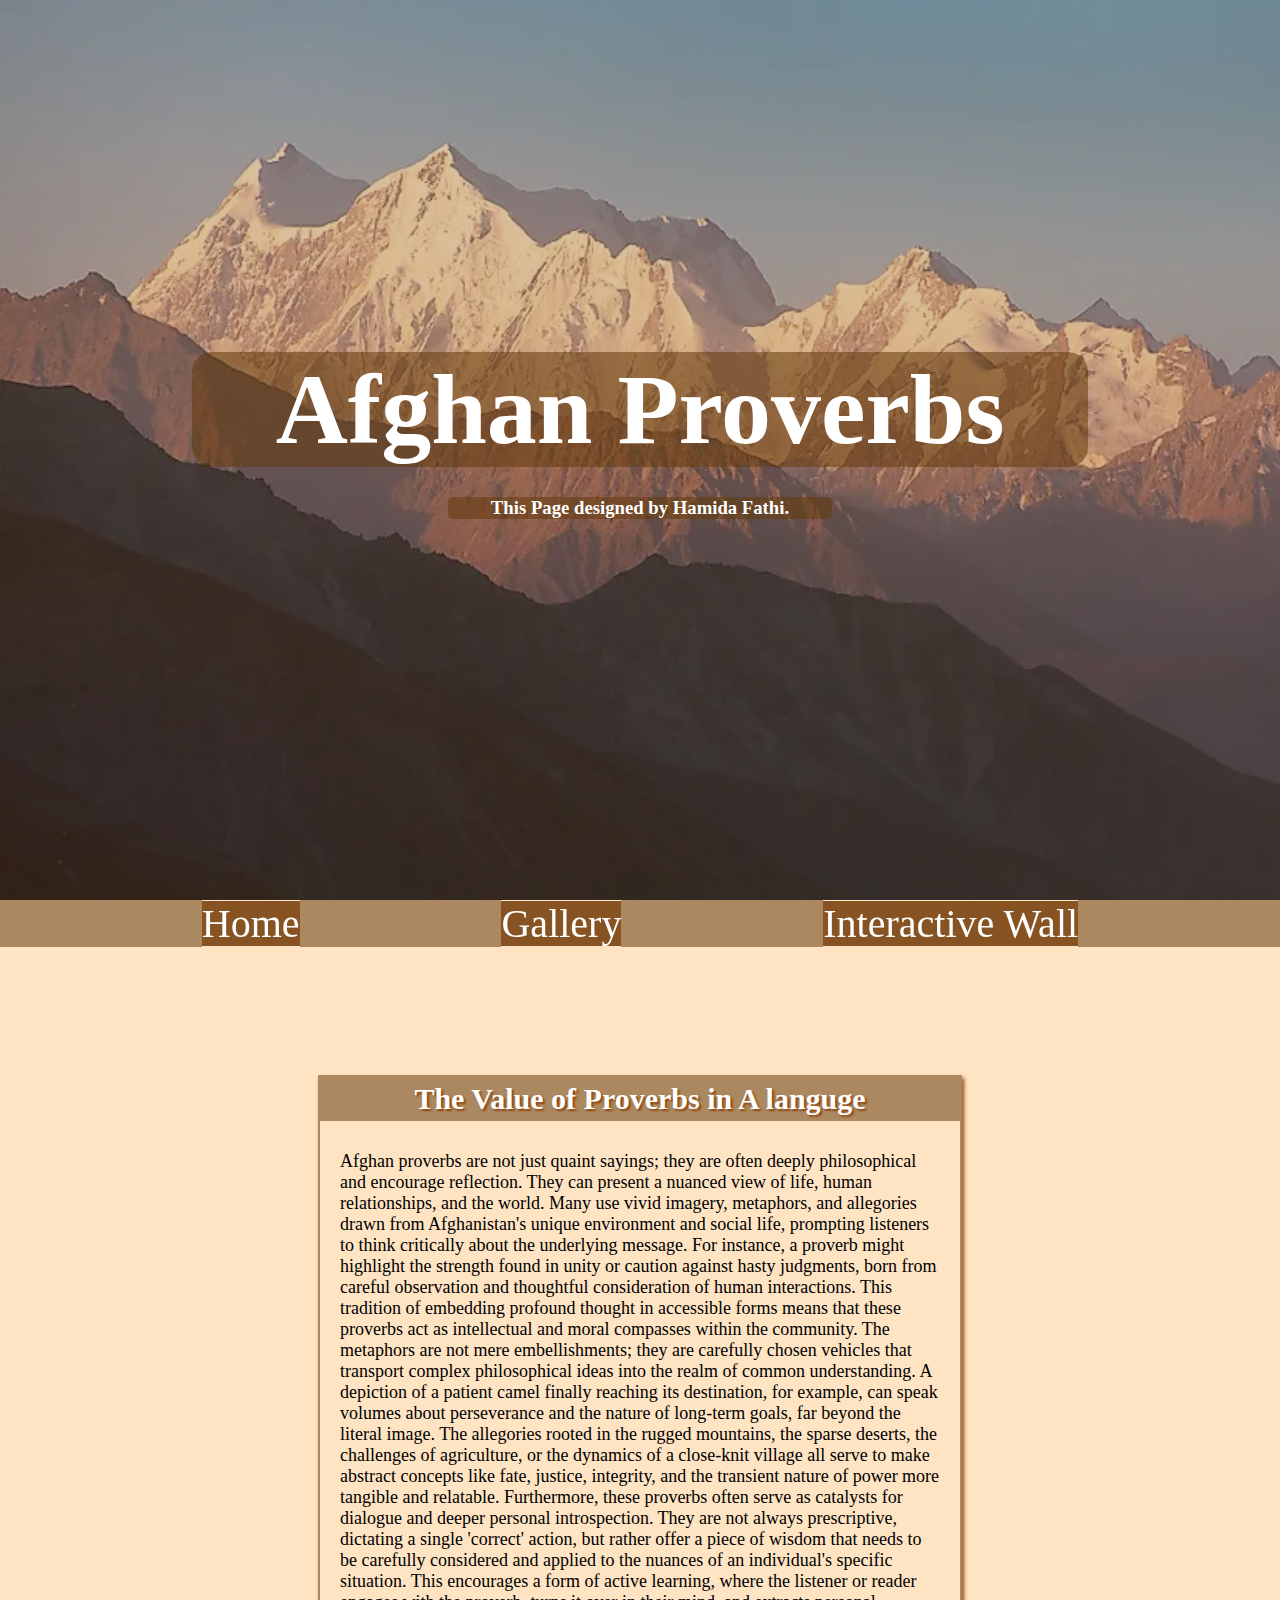
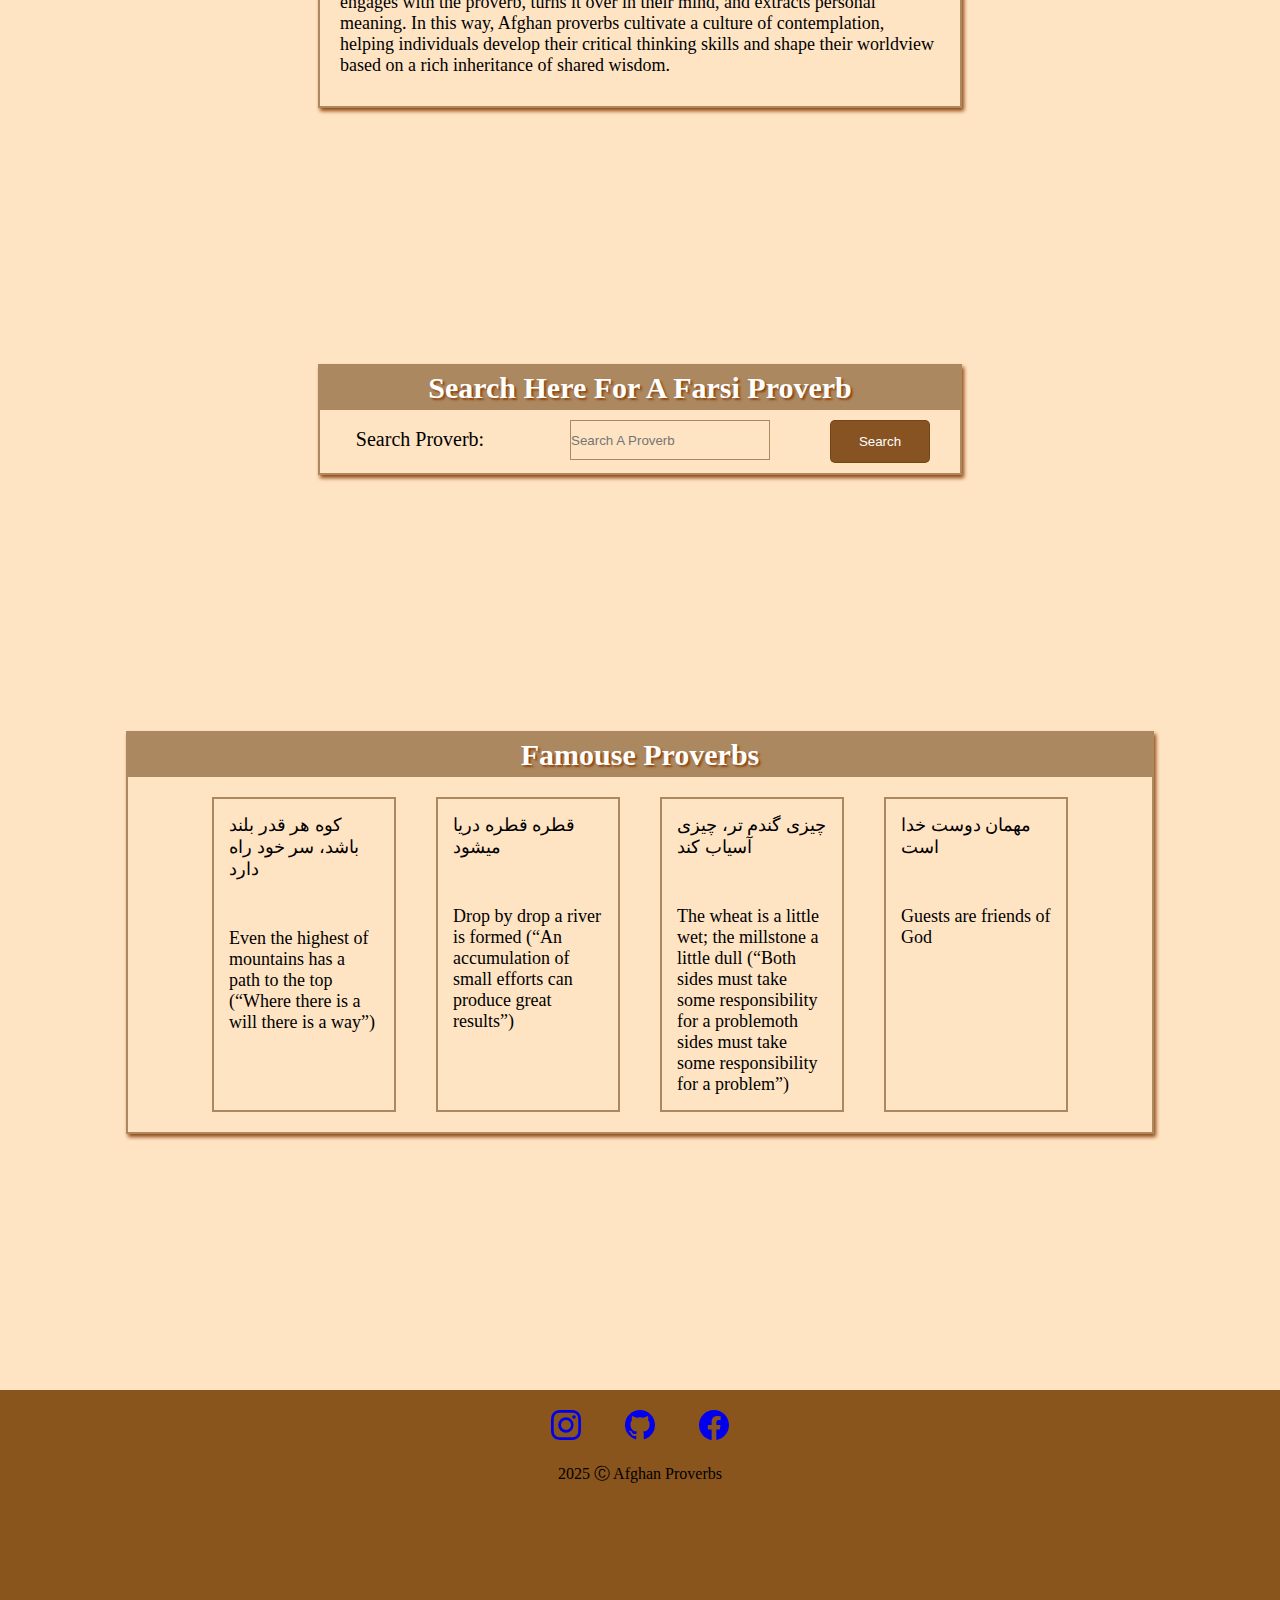
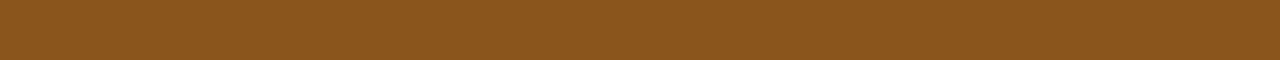
<file: index.html>
<!DOCTYPE html>
<html lang="en">
  <head>
    <meta charset="UTF-8" data-bs-theme="dark" />
    <meta name="viewport" content="width=device-width, initial-scale=1.0" />
    <link rel="stylesheet" href="./assets/css/style.css" />
    <title>Afghan Proverbs</title>
  </head>
  <body>
    <div class="continer">
      <header>
        <div id="headContiner">
          <h1>Afghan Proverbs</h1>
          <h3>This Page designed by Hamida Fathi.</h3>
        </div>
      </header>
      <nav>
        <div class="home navs"><a href="#headContiner">Home</a></div>

        <div class="gallery navs"><a href="./gallery.html">Gallery</a></div>
        <div class="wall navs"><a href="./wall.html">Interactive Wall</a></div>
      </nav>
      <main>
        <section class="section1" id="detail">
          <h3 class="h3">The Value of Proverbs in A languge</h3>
          <p>
            Afghan proverbs are not just quaint sayings; they are often deeply
            philosophical and encourage reflection. They can present a nuanced
            view of life, human relationships, and the world. Many use vivid
            imagery, metaphors, and allegories drawn from Afghanistan's unique
            environment and social life, prompting listeners to think critically
            about the underlying message. For instance, a proverb might
            highlight the strength found in unity or caution against hasty
            judgments, born from careful observation and thoughtful
            consideration of human interactions. This tradition of embedding
            profound thought in accessible forms means that these proverbs act
            as intellectual and moral compasses within the community. The
            metaphors are not mere embellishments; they are carefully chosen
            vehicles that transport complex philosophical ideas into the realm
            of common understanding. A depiction of a patient camel finally
            reaching its destination, for example, can speak volumes about
            perseverance and the nature of long-term goals, far beyond the
            literal image. The allegories rooted in the rugged mountains, the
            sparse deserts, the challenges of agriculture, or the dynamics of a
            close-knit village all serve to make abstract concepts like fate,
            justice, integrity, and the transient nature of power more tangible
            and relatable. Furthermore, these proverbs often serve as catalysts
            for dialogue and deeper personal introspection. They are not always
            prescriptive, dictating a single 'correct' action, but rather offer
            a piece of wisdom that needs to be carefully considered and applied
            to the nuances of an individual's specific situation. This
            encourages a form of active learning, where the listener or reader
            engages with the proverb, turns it over in their mind, and extracts
            personal meaning. In this way, Afghan proverbs cultivate a culture
            of contemplation, helping individuals develop their critical
            thinking skills and shape their worldview based on a rich
            inheritance of shared wisdom.
          </p>
        </section>
        <section id="search">
          <h3 class="h3">Search Here For A Farsi Proverb</h3>
          <div class="searchItems">
            <label for="search" id="searchlebal">Search Proverb:</label>

            <input
              type="search"
              id="searchbar"
              placeholder="Search A Proverb"
            />
            <button id="button">Search</button>
          </div>
        </section>
        <!-- <section id="feature">--------------</section> -->
        <section id="prverbsContiner">
          <h3 class="h3">Famouse Proverbs</h3>
          <div class="proverbs">
            <div class="proverb1 pro">
              <p class="proverb-p">کوه هر قدر بلند باشد، سر خود راه دارد</p>
              <br />
              <p class="proverb-p">
                Even the highest of mountains has a path to the top (“Where
                there is a will there is a way”)
              </p>
            </div>
            <div class="proverb2 pro">
              <p class="proverb-p">قطره قطره دریا میشود</p>
              <br />
              <p class="proverb-p">
                Drop by drop a river is formed (“An accumulation of small
                efforts can produce great results”)
              </p>
            </div>
            <div class="proverb3 pro">
              <p class="proverb-p">چیزی گندم تر، چیزی آسیاب کند</p>
              <br />
              <p class="proverb-p">
                The wheat is a little wet; the millstone a little dull (“Both
                sides must take some responsibility for a problemoth sides must
                take some responsibility for a problem”)
              </p>
            </div>
            <div class="proverb4 pro">
              <p class="proverb-p">مهمان دوست خدا است</p>
              <br />
              <p class="proverb-p">Guests are friends of God</p>
            </div>
          </div>
        </section>
      </main>
      <footer>
        <a
          href="https://www.instagram.com/hamida.fathi?igsh=MWNlOXF3N3M4M3p0dQ%3D%3D&utm_source=qr"
          ><svg
            id="insta"
            xmlns="http://www.w3.org/2000/svg"
            width="30"
            height="30"
            fill="currentColor"
            class="bi bi-instagram"
            viewBox="0 0 16 16"
          >
            <path
              d="M8 0C5.829 0 5.556.01 4.703.048 3.85.088 3.269.222 2.76.42a3.9 3.9 0 0 0-1.417.923A3.9 3.9 0 0 0 .42 2.76C.222 3.268.087 3.85.048 4.7.01 5.555 0 5.827 0 8.001c0 2.172.01 2.444.048 3.297.04.852.174 1.433.372 1.942.205.526.478.972.923 1.417.444.445.89.719 1.416.923.51.198 1.09.333 1.942.372C5.555 15.99 5.827 16 8 16s2.444-.01 3.298-.048c.851-.04 1.434-.174 1.943-.372a3.9 3.9 0 0 0 1.416-.923c.445-.445.718-.891.923-1.417.197-.509.332-1.09.372-1.942C15.99 10.445 16 10.173 16 8s-.01-2.445-.048-3.299c-.04-.851-.175-1.433-.372-1.941a3.9 3.9 0 0 0-.923-1.417A3.9 3.9 0 0 0 13.24.42c-.51-.198-1.092-.333-1.943-.372C10.443.01 10.172 0 7.998 0zm-.717 1.442h.718c2.136 0 2.389.007 3.232.046.78.035 1.204.166 1.486.275.373.145.64.319.92.599s.453.546.598.92c.11.281.24.705.275 1.485.039.843.047 1.096.047 3.231s-.008 2.389-.047 3.232c-.035.78-.166 1.203-.275 1.485a2.5 2.5 0 0 1-.599.919c-.28.28-.546.453-.92.598-.28.11-.704.24-1.485.276-.843.038-1.096.047-3.232.047s-2.39-.009-3.233-.047c-.78-.036-1.203-.166-1.485-.276a2.5 2.5 0 0 1-.92-.598 2.5 2.5 0 0 1-.6-.92c-.109-.281-.24-.705-.275-1.485-.038-.843-.046-1.096-.046-3.233s.008-2.388.046-3.231c.036-.78.166-1.204.276-1.486.145-.373.319-.64.599-.92s.546-.453.92-.598c.282-.11.705-.24 1.485-.276.738-.034 1.024-.044 2.515-.045zm4.988 1.328a.96.96 0 1 0 0 1.92.96.96 0 0 0 0-1.92m-4.27 1.122a4.109 4.109 0 1 0 0 8.217 4.109 4.109 0 0 0 0-8.217m0 1.441a2.667 2.667 0 1 1 0 5.334 2.667 2.667 0 0 1 0-5.334"
            /></svg
        ></a>
        <a href="https://github.com/Hamida-Fathi"
          ><svg
            id="git"
            xmlns="http://www.w3.org/2000/svg"
            width="30"
            height="30"
            fill="currentColor"
            class="bi bi-github"
            viewBox="0 0 16 16"
          >
            <path
              d="M8 0C3.58 0 0 3.58 0 8c0 3.54 2.29 6.53 5.47 7.59.4.07.55-.17.55-.38 0-.19-.01-.82-.01-1.49-2.01.37-2.53-.49-2.69-.94-.09-.23-.48-.94-.82-1.13-.28-.15-.68-.52-.01-.53.63-.01 1.08.58 1.23.82.72 1.21 1.87.87 2.33.66.07-.52.28-.87.51-1.07-1.78-.2-3.64-.89-3.64-3.95 0-.87.31-1.59.82-2.15-.08-.2-.36-1.02.08-2.12 0 0 .67-.21 2.2.82.64-.18 1.32-.27 2-.27s1.36.09 2 .27c1.53-1.04 2.2-.82 2.2-.82.44 1.1.16 1.92.08 2.12.51.56.82 1.27.82 2.15 0 3.07-1.87 3.75-3.65 3.95.29.25.54.73.54 1.48 0 1.07-.01 1.93-.01 2.2 0 .21.15.46.55.38A8.01 8.01 0 0 0 16 8c0-4.42-3.58-8-8-8"
            /></svg
        ></a>
        <a href="https://www.facebook.com/"
          ><svg
            id="face"
            xmlns="http://www.w3.org/2000/svg"
            width="30"
            height="30"
            fill="currentColor"
            class="bi bi-facebook"
            viewBox="0 0 16 16"
          >
            <path
              d="M16 8.049c0-4.446-3.582-8.05-8-8.05C3.58 0-.002 3.603-.002 8.05c0 4.017 2.926 7.347 6.75 7.951v-5.625h-2.03V8.05H6.75V6.275c0-2.017 1.195-3.131 3.022-3.131.876 0 1.791.157 1.791.157v1.98h-1.009c-.993 0-1.303.621-1.303 1.258v1.51h2.218l-.354 2.326H9.25V16c3.824-.604 6.75-3.934 6.75-7.951"
            /></svg
        ></a>
        <br />
        <p>2025 &#x24B8; Afghan Proverbs</p>
      </footer>
    </div>
  </body>
</html>
</file>
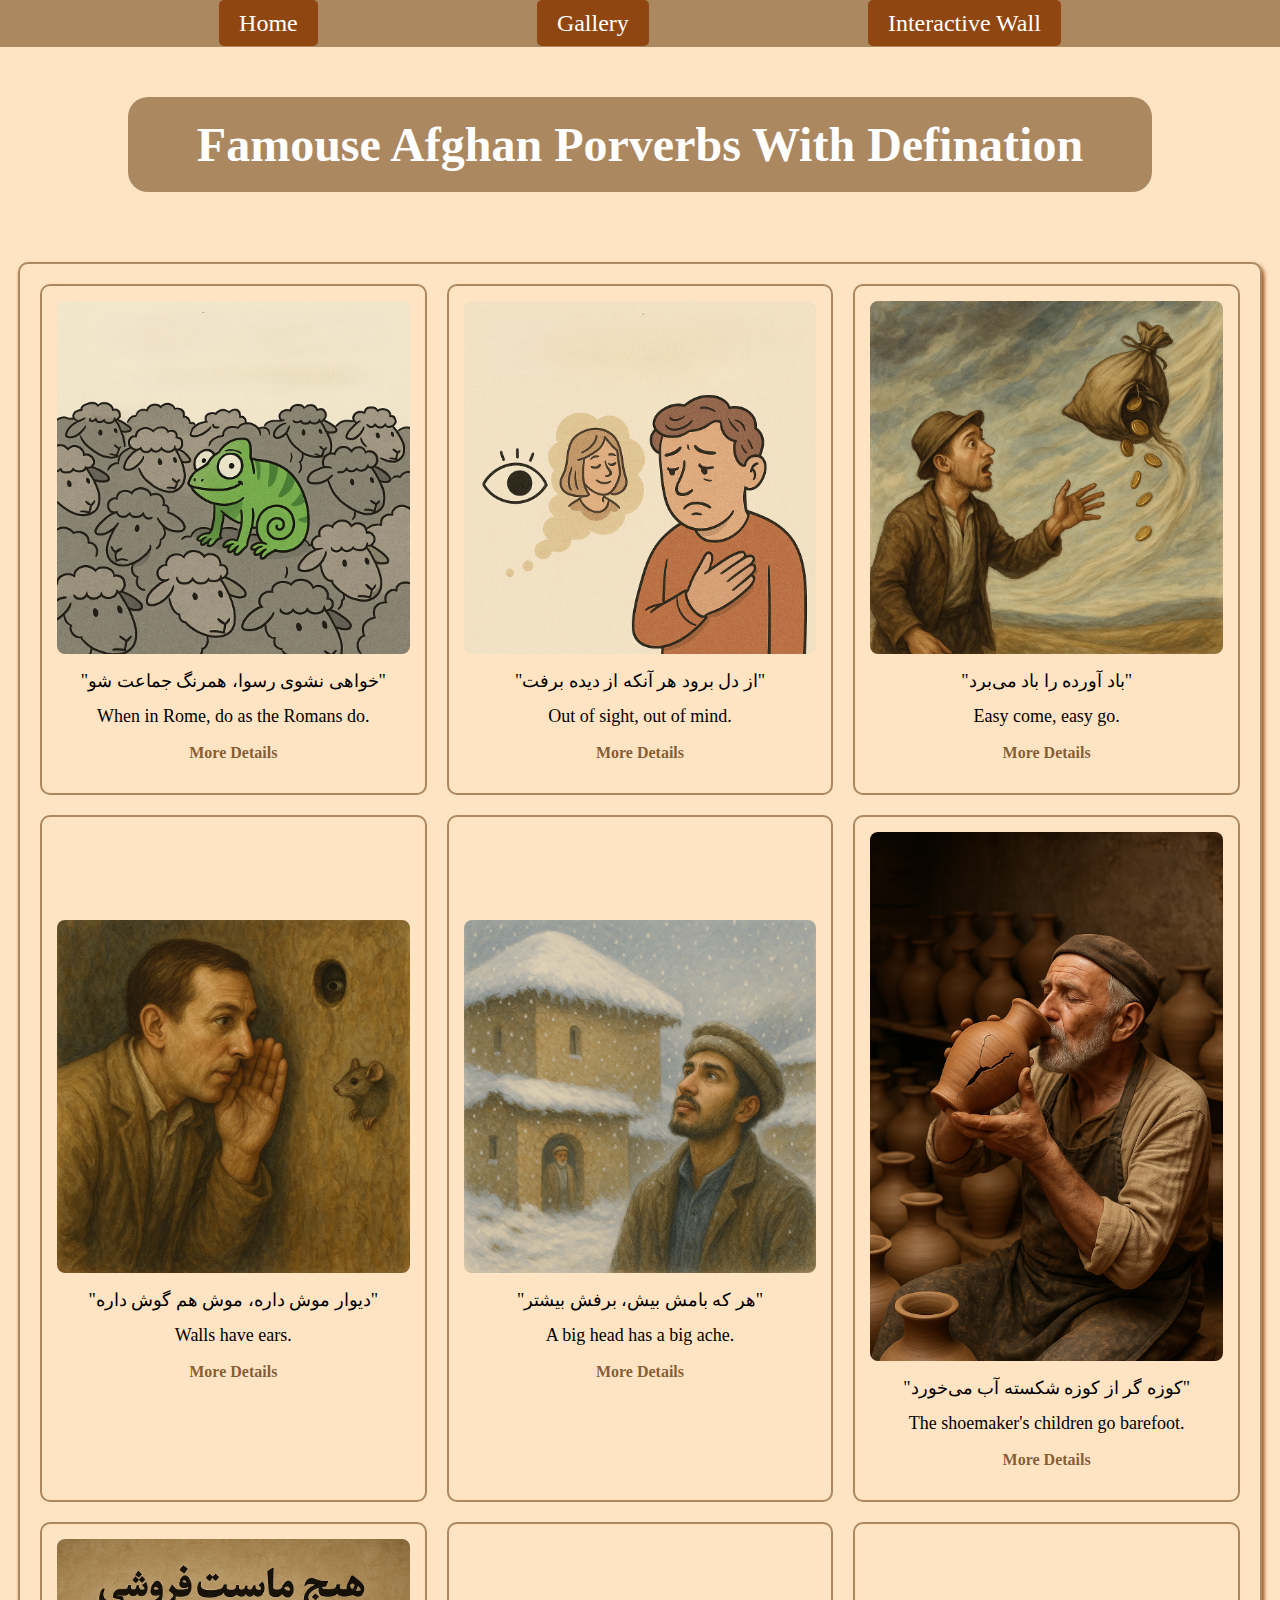
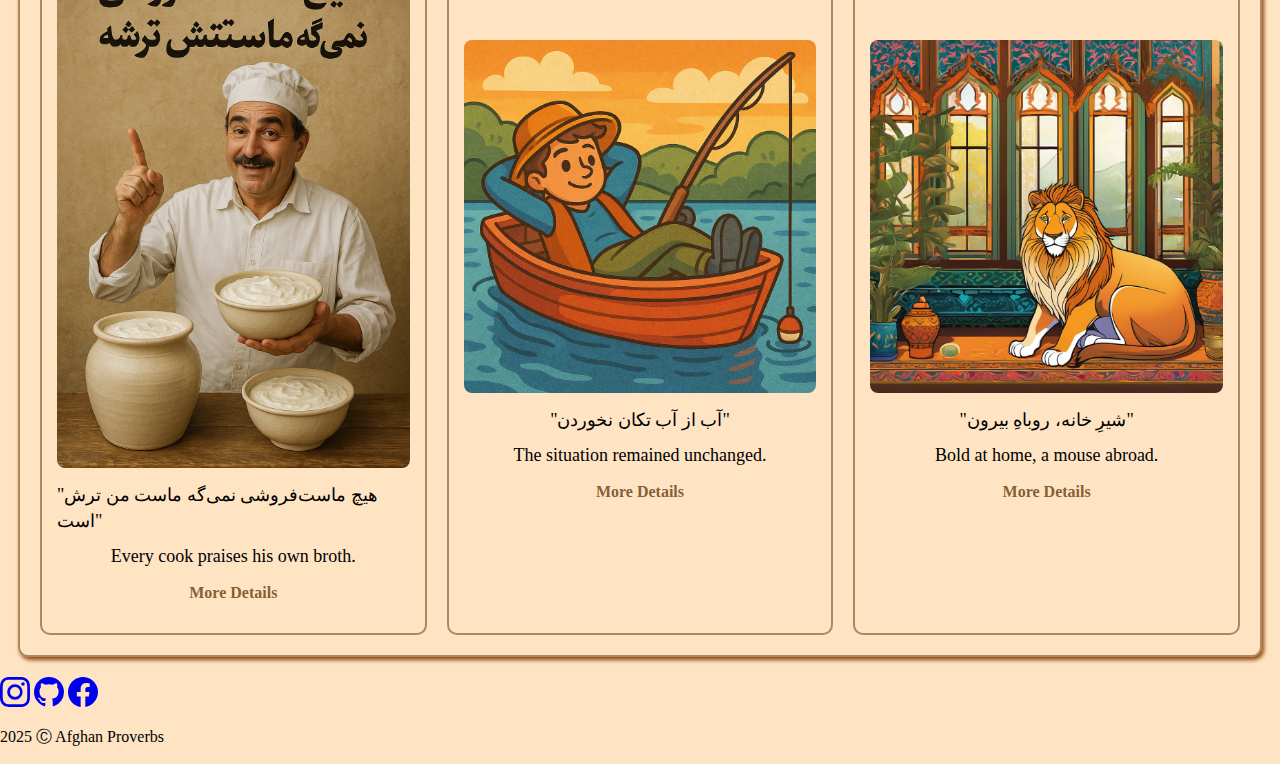
<file: gallery.html>
<!DOCTYPE html>
<html lang="en">
  <head>
    <meta charset="UTF-8" />
    <meta name="viewport" content="width=device-width, initial-scale=1.0" />
    <link rel="stylesheet" href="./assets/css/gallery.css" />
    <title>Gallery</title>
  </head>
  <body>
    <div class="continer" id="gallery">
      <header></header>
      <nav>
        <div class="home navs"><a href="./index.html">Home</a></div>

        <div class="gallery navs"><a href="#gallery">Gallery</a></div>
        <div class="wall navs">
          <a href="./wall.html">Interactive Wall</a>
        </div>
      </nav>
      <h1>Famouse Afghan Porverbs With Defination</h1>
      <main>
        <div class="proverbsContiner">
          <div class="proverbs pro1">
            <img src="./assets/img/sameColor.png" alt="Same Color" />
            <p class="prverbs-p">"خواهی نشوی رسوا، همرنگ جماعت شو"</p>
            <p class="prverbs-p">When in Rome, do as the Romans do.</p>
            <p class="detail">More Details</p>
            <div class="definationP">
              <p class="farsi">
                این ضرب‌المثل توصیه می‌کند که برای جلوگیری از مشکلات یا جلب توجه
                منفی، بهتر است از هنجارها و رسوم جامعه پیروی کرده و با اکثریت
                همراه شد
              </p>
              <p class="englis">
                This proverb recommends that to prevent problems or attracting
                negative attention, it is better to follow the norms and customs
                of society and go along with the majority.
              </p>
            </div>
          </div>
          <div class="proverbs pro1">
            <img src="./assets/img/sight.png" alt="Dont Love" />
            <p class="prverbs-p">"از دل برود هر آنکه از دیده برفت"</p>
            <p class="prverbs-p">Out of sight, out of mind.</p>
            <p class="detail">More Details</p>
            <div class="definationP">
              <p class="farsi">
                این ضرب‌المثل بیان می‌کند که دوری و ندیدن افراد به مرور زمان
                باعث کم‌رنگ شدن یا فراموش شدن جایگاه آن‌ها در قلب و ذهن می‌شود
              </p>
              <p class="englis">
                This proverb expresses that distance and not seeing people over
                time causes their place in the heart and mind to fade or be
                forgotten.
              </p>
            </div>
          </div>
          <div class="proverbs pro1">
            <img src="./assets/img/wind.png" alt="wind" />
            <p class="prverbs-p">"باد آورده را باد می‌برد"</p>
            <p class="prverbs-p">Easy come, easy go.</p>
            <p class="detail">More Details</p>
            <div class="definationP">
              <p class="farsi">
                این ضرب‌المثل به بی‌دوامی و ناپایداری ثروت یا موقعیتی اشاره دارد
                که بدون زحمت و تلاش به دست آمده باشد. چنین چیزهایی به راحتی از
                دست می‌روند
              </p>
              <p class="englis">
                This proverb refers to the impermanence and instability of
                wealth or a position that has been gained without effort and
                struggle. Such things are easily lost.
              </p>
            </div>
          </div>
          <div class="proverbs pro1">
            <img src="./assets/img/wall.png" alt="Walls have mouse" />
            <p class="prverbs-p">"دیوار موش داره، موش هم گوش داره"</p>
            <p class="prverbs-p">Walls have ears.</p>
            <p class="detail">More Details</p>
            <div class="definationP">
              <p class="farsi">
                این ضرب‌المثل هشدار می‌دهد که باید در هنگام صحبت کردن، به‌خصوص
                در مورد مسائل خصوصی یا حساس، بسیار محتاط بود زیرا همیشه احتمال
                شنیده شدن حرف‌ها توسط دیگران وجود دارد (اشاره به شنود و خبرچینی)
              </p>
              <p class="englis">
                This proverb warns that one must be very cautious when speaking,
                especially about private or sensitive matters, because there is
                always the possibility of being overheard by others (referring
                to eavesdropping and tattling).
              </p>
            </div>
          </div>
          <div class="proverbs pro1">
            <img src="./assets/img/snow.png" alt=" snow " />
            <p class="prverbs-p">"هر که بامش بیش، برفش بیشتر"</p>
            <p class="prverbs-p">A big head has a big ache.</p>

            <p class="detail">More Details</p>
            <div class="definationP">
              <p class="farsi">
                این ضرب‌المثل به این حقیقت اشاره دارد که هرچه جایگاه اجتماعی یا
                ثروت فرد بیشتر باشد، مسئولیت‌ها، مشکلات و دغدغه‌های او نیز بیشتر
                خواهد بود
              </p>
              <p class="englis">
                This proverb refers to the truth that the higher a person's
                social standing or wealth, the greater their responsibilities,
                problems, and concerns will be.
              </p>
            </div>
          </div>
          <div class="proverbs pro1">
            <img src="./assets/img/koza.png" alt="Koza gar" />
            <p class="prverbs-p">"کوزه گر از کوزه شکسته آب می‌خورد"</p>
            <p class="prverbs-p">The shoemaker's children go barefoot.</p>
            <p class="detail">More Details</p>
            <div class="definationP">
              <p class="farsi">
                این ضرب‌المثل به این حالت اشاره دارد که گاهی صاحبان یک حرفه یا
                تخصص، خودشان از دستاورد کارشان کمتر بهره می‌برند یا امکانات
                کمتری نسبت به دیگران در آن زمینه دارند
              </p>
              <p class="englis">
                This proverb refers to the situation where sometimes the owners
                of a profession or expertise themselves benefit less from the
                outcome of their work or have fewer resources in that field
                compared to others.
              </p>
            </div>
          </div>
          <div class="proverbs pro1">
            <img src="./assets/img/Yogurat.png" alt="The yougart seller" />
            <p class="prverbs-p">"هیچ ماست‌فروشی نمی‌گه ماست من ترش است"</p>
            <p class="prverbs-p">Every cook praises his own broth.</p>
            <p class="detail">More Details</p>
            <div class="definationP">
              <p class="farsi">
                این ضرب‌المثل به این واقعیت اشاره دارد که هیچ فردی معمولاً از
                کار، محصول یا ایده‌ی خودش عیب و ایرادی نمی‌گیرد و همواره سعی در
                خوب نشان دادن آن دارد
              </p>
              <p class="englis">
                This proverb refers to the reality that no one usually finds
                fault with their own work, product, or idea and always tries to
                present it favorably.
              </p>
            </div>
          </div>
          <div class="proverbs pro1">
            <img src="./assets/img/water.png" alt="water" />
            <p class="prverbs-p">"آب از آب تكان نخوردن"</p>
            <p class="prverbs-p">The situation remained unchanged.</p>

            <p class="detail">More Details</p>
            <div class="definationP">
              <p class="farsi">
                این ضرب‌المثل بیانگر آرامش کامل، سکون و عدم وقوع هیچ حادثه یا
                تغییر قابل توجهی است. وقتی شرایط عادی و آرام است، این اصطلاح به
                کار می‌رود
              </p>
              <p class="englis">
                This proverb expresses complete peace, stillness, and the
                absence of any significant event or change. This expression is
                used when conditions are normal and calm.
              </p>
            </div>
          </div>
          <div class="proverbs pro1">
            <img src="./assets/img/lion.jpeg" alt="Lion" />
            <p class="prverbs-p">"شیرِ خانه، روباهِ بیرون"</p>
            <p class="prverbs-p">Bold at home, a mouse abroad.</p>

            <p class="detail">More Details</p>
            <div class="definationP">
              <p class="farsi">
                این ضرب‌المثل برای توصیف کسی استفاده می‌شود که در محیط آشنا و در
                میان زیردستان خود شجاع و قدرتمند است، اما در مواجهه با غریبه‌ها
                یا در محیط‌های ناآشنا ترسو و محتاط می‌شود
              </p>
              <p class="englis">
                This proverb is used to describe someone who is brave and
                powerful in a familiar environment and among their subordinates,
                but becomes timid and cautious when facing strangers or in
                unfamiliar environments.
              </p>
            </div>
          </div>
        </div>
      </main>
      <footer>
        <a
          href="https://www.instagram.com/hamida.fathi?igsh=MWNlOXF3N3M4M3p0dQ%3D%3D&utm_source=qr"
          ><svg
            id="insta"
            xmlns="http://www.w3.org/2000/svg"
            width="30"
            height="30"
            fill="currentColor"
            class="bi bi-instagram"
            viewBox="0 0 16 16"
          >
            <path
              d="M8 0C5.829 0 5.556.01 4.703.048 3.85.088 3.269.222 2.76.42a3.9 3.9 0 0 0-1.417.923A3.9 3.9 0 0 0 .42 2.76C.222 3.268.087 3.85.048 4.7.01 5.555 0 5.827 0 8.001c0 2.172.01 2.444.048 3.297.04.852.174 1.433.372 1.942.205.526.478.972.923 1.417.444.445.89.719 1.416.923.51.198 1.09.333 1.942.372C5.555 15.99 5.827 16 8 16s2.444-.01 3.298-.048c.851-.04 1.434-.174 1.943-.372a3.9 3.9 0 0 0 1.416-.923c.445-.445.718-.891.923-1.417.197-.509.332-1.09.372-1.942C15.99 10.445 16 10.173 16 8s-.01-2.445-.048-3.299c-.04-.851-.175-1.433-.372-1.941a3.9 3.9 0 0 0-.923-1.417A3.9 3.9 0 0 0 13.24.42c-.51-.198-1.092-.333-1.943-.372C10.443.01 10.172 0 7.998 0zm-.717 1.442h.718c2.136 0 2.389.007 3.232.046.78.035 1.204.166 1.486.275.373.145.64.319.92.599s.453.546.598.92c.11.281.24.705.275 1.485.039.843.047 1.096.047 3.231s-.008 2.389-.047 3.232c-.035.78-.166 1.203-.275 1.485a2.5 2.5 0 0 1-.599.919c-.28.28-.546.453-.92.598-.28.11-.704.24-1.485.276-.843.038-1.096.047-3.232.047s-2.39-.009-3.233-.047c-.78-.036-1.203-.166-1.485-.276a2.5 2.5 0 0 1-.92-.598 2.5 2.5 0 0 1-.6-.92c-.109-.281-.24-.705-.275-1.485-.038-.843-.046-1.096-.046-3.233s.008-2.388.046-3.231c.036-.78.166-1.204.276-1.486.145-.373.319-.64.599-.92s.546-.453.92-.598c.282-.11.705-.24 1.485-.276.738-.034 1.024-.044 2.515-.045zm4.988 1.328a.96.96 0 1 0 0 1.92.96.96 0 0 0 0-1.92m-4.27 1.122a4.109 4.109 0 1 0 0 8.217 4.109 4.109 0 0 0 0-8.217m0 1.441a2.667 2.667 0 1 1 0 5.334 2.667 2.667 0 0 1 0-5.334"
            /></svg
        ></a>
        <a href="https://github.com/Hamida-Fathi"
          ><svg
            id="git"
            xmlns="http://www.w3.org/2000/svg"
            width="30"
            height="30"
            fill="currentColor"
            class="bi bi-github"
            viewBox="0 0 16 16"
          >
            <path
              d="M8 0C3.58 0 0 3.58 0 8c0 3.54 2.29 6.53 5.47 7.59.4.07.55-.17.55-.38 0-.19-.01-.82-.01-1.49-2.01.37-2.53-.49-2.69-.94-.09-.23-.48-.94-.82-1.13-.28-.15-.68-.52-.01-.53.63-.01 1.08.58 1.23.82.72 1.21 1.87.87 2.33.66.07-.52.28-.87.51-1.07-1.78-.2-3.64-.89-3.64-3.95 0-.87.31-1.59.82-2.15-.08-.2-.36-1.02.08-2.12 0 0 .67-.21 2.2.82.64-.18 1.32-.27 2-.27s1.36.09 2 .27c1.53-1.04 2.2-.82 2.2-.82.44 1.1.16 1.92.08 2.12.51.56.82 1.27.82 2.15 0 3.07-1.87 3.75-3.65 3.95.29.25.54.73.54 1.48 0 1.07-.01 1.93-.01 2.2 0 .21.15.46.55.38A8.01 8.01 0 0 0 16 8c0-4.42-3.58-8-8-8"
            /></svg
        ></a>
        <a href="https://www.facebook.com/"
          ><svg
            id="face"
            xmlns="http://www.w3.org/2000/svg"
            width="30"
            height="30"
            fill="currentColor"
            class="bi bi-facebook"
            viewBox="0 0 16 16"
          >
            <path
              d="M16 8.049c0-4.446-3.582-8.05-8-8.05C3.58 0-.002 3.603-.002 8.05c0 4.017 2.926 7.347 6.75 7.951v-5.625h-2.03V8.05H6.75V6.275c0-2.017 1.195-3.131 3.022-3.131.876 0 1.791.157 1.791.157v1.98h-1.009c-.993 0-1.303.621-1.303 1.258v1.51h2.218l-.354 2.326H9.25V16c3.824-.604 6.75-3.934 6.75-7.951"
            /></svg
        ></a>
        <br />
        <p>2025 &#x24B8; Afghan Proverbs</p>
      </footer>
    </div>
  </body>
</html>
</file>
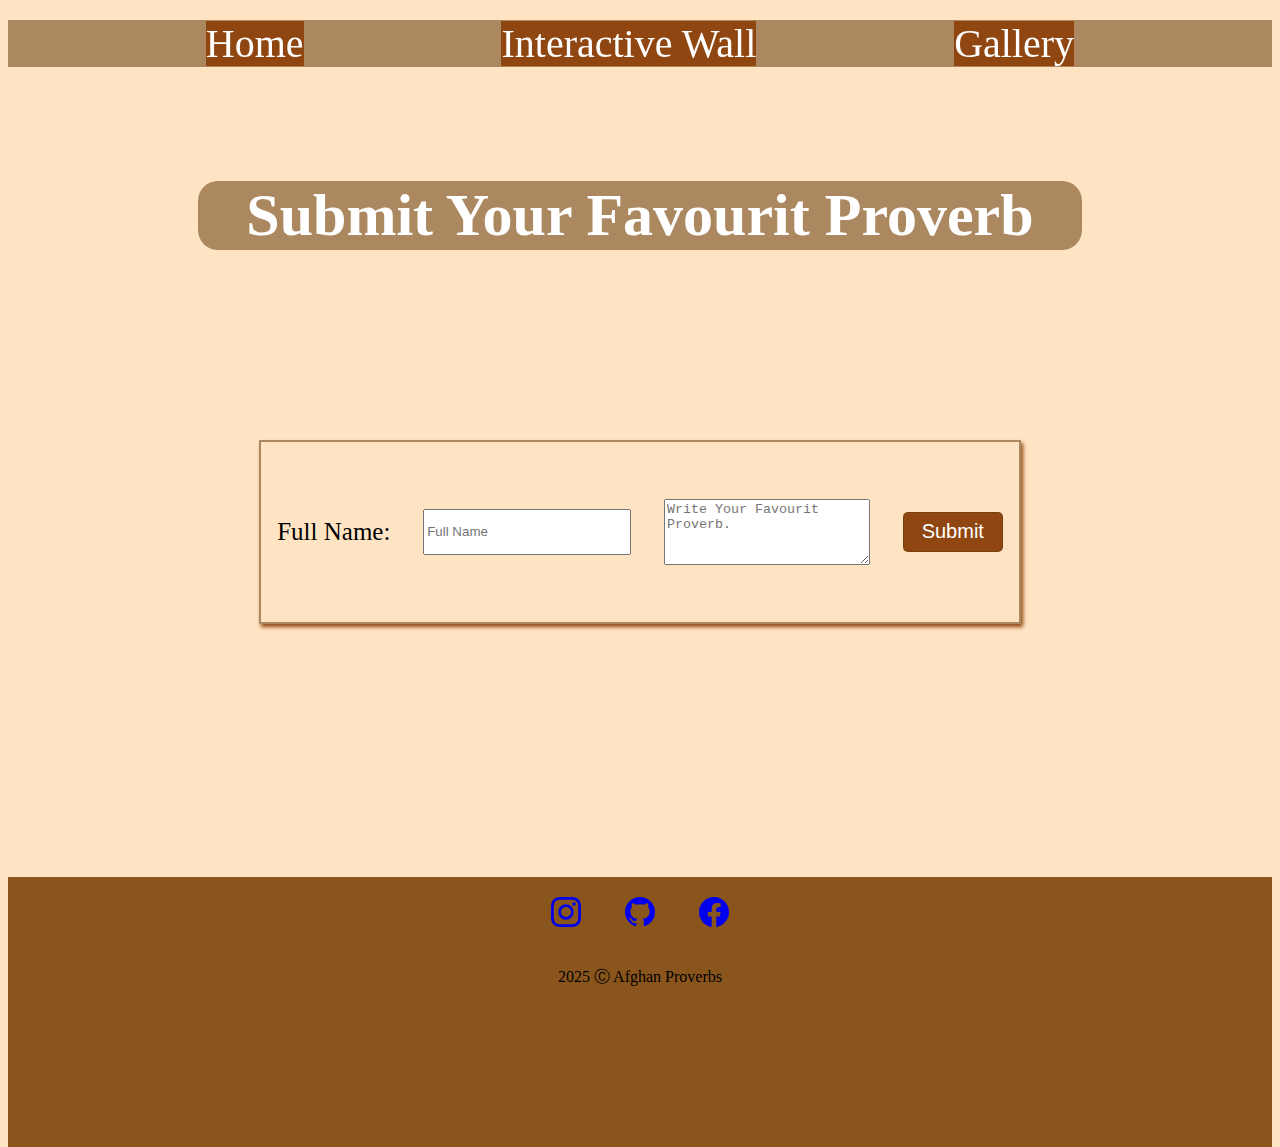
<file: wall.html>
<!DOCTYPE html>
<html lang="en">
  <head>
    <meta charset="UTF-8" />
    <meta name="viewport" content="width=device-width, initial-scale=1.0" />
    <title>Registration Form</title>
    <link rel="stylesheet" href="./assets/css/wall.css" />
  </head>
  <body>
    <div class="continer">
      <header id="header">
        <nav>
          <div class="home navs"><a href="./index.html">Home</a></div>
          <div class="home navs">
            <a href="#header">Interactive Wall </a>
          </div>
          <div class="gallery navs"><a href="./gallery.html">Gallery</a></div>
        </nav>
        <h1>Submit Your Favourit Proverb</h1>
      </header>
      <main>
        <form action="">
          <label for="name" id="lname">Full Name:</label>
          <input type="text" id="fullname" placeholder="Full Name" />

          <textarea
            name="fav-proverbs"
            id="text-area"
            minlength="100"
            height="100px"
            placeholder="Write Your Favourit Proverb."
          ></textarea>
          <input type="submit" id="submit" />
        </form>
      </main>
      <footer>
        <a
          href="https://www.instagram.com/hamida.fathi?igsh=MWNlOXF3N3M4M3p0dQ%3D%3D&utm_source=qr"
          ><svg
            id="insta"
            xmlns="http://www.w3.org/2000/svg"
            width="30"
            height="30"
            fill="currentColor"
            class="bi bi-instagram"
            viewBox="0 0 16 16"
          >
            <path
              d="M8 0C5.829 0 5.556.01 4.703.048 3.85.088 3.269.222 2.76.42a3.9 3.9 0 0 0-1.417.923A3.9 3.9 0 0 0 .42 2.76C.222 3.268.087 3.85.048 4.7.01 5.555 0 5.827 0 8.001c0 2.172.01 2.444.048 3.297.04.852.174 1.433.372 1.942.205.526.478.972.923 1.417.444.445.89.719 1.416.923.51.198 1.09.333 1.942.372C5.555 15.99 5.827 16 8 16s2.444-.01 3.298-.048c.851-.04 1.434-.174 1.943-.372a3.9 3.9 0 0 0 1.416-.923c.445-.445.718-.891.923-1.417.197-.509.332-1.09.372-1.942C15.99 10.445 16 10.173 16 8s-.01-2.445-.048-3.299c-.04-.851-.175-1.433-.372-1.941a3.9 3.9 0 0 0-.923-1.417A3.9 3.9 0 0 0 13.24.42c-.51-.198-1.092-.333-1.943-.372C10.443.01 10.172 0 7.998 0zm-.717 1.442h.718c2.136 0 2.389.007 3.232.046.78.035 1.204.166 1.486.275.373.145.64.319.92.599s.453.546.598.92c.11.281.24.705.275 1.485.039.843.047 1.096.047 3.231s-.008 2.389-.047 3.232c-.035.78-.166 1.203-.275 1.485a2.5 2.5 0 0 1-.599.919c-.28.28-.546.453-.92.598-.28.11-.704.24-1.485.276-.843.038-1.096.047-3.232.047s-2.39-.009-3.233-.047c-.78-.036-1.203-.166-1.485-.276a2.5 2.5 0 0 1-.92-.598 2.5 2.5 0 0 1-.6-.92c-.109-.281-.24-.705-.275-1.485-.038-.843-.046-1.096-.046-3.233s.008-2.388.046-3.231c.036-.78.166-1.204.276-1.486.145-.373.319-.64.599-.92s.546-.453.92-.598c.282-.11.705-.24 1.485-.276.738-.034 1.024-.044 2.515-.045zm4.988 1.328a.96.96 0 1 0 0 1.92.96.96 0 0 0 0-1.92m-4.27 1.122a4.109 4.109 0 1 0 0 8.217 4.109 4.109 0 0 0 0-8.217m0 1.441a2.667 2.667 0 1 1 0 5.334 2.667 2.667 0 0 1 0-5.334"
            /></svg
        ></a>
        <a href="https://github.com/Hamida-Fathi"
          ><svg
            id="git"
            xmlns="http://www.w3.org/2000/svg"
            width="30"
            height="30"
            fill="currentColor"
            class="bi bi-github"
            viewBox="0 0 16 16"
          >
            <path
              d="M8 0C3.58 0 0 3.58 0 8c0 3.54 2.29 6.53 5.47 7.59.4.07.55-.17.55-.38 0-.19-.01-.82-.01-1.49-2.01.37-2.53-.49-2.69-.94-.09-.23-.48-.94-.82-1.13-.28-.15-.68-.52-.01-.53.63-.01 1.08.58 1.23.82.72 1.21 1.87.87 2.33.66.07-.52.28-.87.51-1.07-1.78-.2-3.64-.89-3.64-3.95 0-.87.31-1.59.82-2.15-.08-.2-.36-1.02.08-2.12 0 0 .67-.21 2.2.82.64-.18 1.32-.27 2-.27s1.36.09 2 .27c1.53-1.04 2.2-.82 2.2-.82.44 1.1.16 1.92.08 2.12.51.56.82 1.27.82 2.15 0 3.07-1.87 3.75-3.65 3.95.29.25.54.73.54 1.48 0 1.07-.01 1.93-.01 2.2 0 .21.15.46.55.38A8.01 8.01 0 0 0 16 8c0-4.42-3.58-8-8-8"
            /></svg
        ></a>
        <a href="https://www.facebook.com/"
          ><svg
            id="face"
            xmlns="http://www.w3.org/2000/svg"
            width="30"
            height="30"
            fill="currentColor"
            class="bi bi-facebook"
            viewBox="0 0 16 16"
          >
            <path
              d="M16 8.049c0-4.446-3.582-8.05-8-8.05C3.58 0-.002 3.603-.002 8.05c0 4.017 2.926 7.347 6.75 7.951v-5.625h-2.03V8.05H6.75V6.275c0-2.017 1.195-3.131 3.022-3.131.876 0 1.791.157 1.791.157v1.98h-1.009c-.993 0-1.303.621-1.303 1.258v1.51h2.218l-.354 2.326H9.25V16c3.824-.604 6.75-3.934 6.75-7.951"
            /></svg
        ></a>
        <br />
        <p>2025 &#x24B8; Afghan Proverbs</p>
      </footer>
    </div>
  </body>
</html>
</file>
<file: assets/css/style.css>
/* body {
  background-image: url("../img/pexels-wasim-mirzaie-.jpg");
  background-repeat: no-repeat;

  background-attachment: fixed;
  background-size: cover;
  width: 100%;
  height: 250vh;
}
header {
  height: 100%vh;
}
.continer {
  background-color: rgba(95, 124, 142, 0.79);
  padding: 0px;

  width: 100%;
  height: 700h;
} */

* {
  margin: 0px;
  padding: 0px;
  background-color: bisque;
}
header {
  background-image: url("../img/mounitn.jpg");
  background-repeat: no-repeat;

  background-attachment: fixed;
  background-size: cover;
  width: 100%;
  height: 100vh;
}
#headContiner {
  background-color: rgba(144, 70, 16, 0.334);
  padding: 0px;

  width: 100%;
  height: 100vh;
  color: white;
  display: flex;
  flex-direction: column;
  justify-content: center;
  align-items: center;
}
h1 {
  font-size: 100px;
  background-color: rgba(101, 58, 13, 0.544);
  text-align: center;
  width: 70%;
  margin: 0 auto;
  border-radius: 20px;
}
#headContiner h3 {
  margin: 30px;
  width: 30%;
  text-align: center;
  border-radius: 5px;

  background-color: rgba(101, 58, 13, 0.544);
}
nav {
  display: flex;
  flex-direction: row;
  background-color: rgba(101, 58, 13, 0.544);
  height: fit-content;
  width: 100%;
  justify-content: space-evenly;

  position: sticky;
  top: 20px;
}
nav a {
  font-size: 40px;
  text-decoration: none;
  color: white;
  height: fit-content;
  background-color: rgb(135, 83, 35);
}

nav a:hover {
  background-color: bisque;
  color: rgba(144, 70, 16, 1);
}
main {
  display: flex;
  flex-direction: column;
  align-items: center;
}

.section1 {
  color: black;
  margin: 10% auto;

  width: 50%;
  height: fit-content;
  margin: 10%;
  margin-bottom: 0px;
  border: 2px solid rgba(101, 58, 13, 0.544);
  box-shadow: 2px 3px 4px rgba(144, 70, 16, 1);
}
.h3 {
  color: white;
  background-color: rgba(101, 58, 13, 0.544);
  font-size: 30px;
  text-shadow: 2px 2px 2px rgba(144, 70, 16, 1);
  padding: 5px;
  text-align: center;
}
.section1 p {
  padding: 10px;
  margin: 10px;
  font-size: 18px;
  padding-bottom: 20px;
  padding-top: 20px;
}
#searchbar {
  border: 2px solid rgba(101, 58, 13, 0.544);
}
#search {
  color: black;

  width: 50%;
  height: fit-content;
  margin: 20%;
  border: 2px solid rgba(101, 58, 13, 0.544);
  box-shadow: 2px 3px 4px rgba(144, 70, 16, 1);
}
#searchlebal {
  width: 100px;
}
.searchItems {
  display: flex;
  flex-flow: row wrap;
  justify-content: space-between;

  padding: 10px;
  flex-wrap: wrap;
}
.button {
  border: 1px solid rgb(144, 70, 16);
}
#searchbar {
  border: 1px solid rgba(101, 58, 13, 0.544);
  width: 200px;

  height: 40px;
}
#searchlebal {
  width: 170px;
  font-size: 20px;
  height: fit-content;
  margin-top: 10px;
}
#button {
  width: 100px;
  margin-right: 20px;
  border: 1px solid rgba(101, 58, 13, 0.544);
  background-color: rgb(135, 83, 35);
  color: white;
  border-radius: 5px;
}
#button:hover {
  color: rgb(135, 83, 35);
  background-color: white;
}
#searchlebal {
  text-align: center;
  font-size: 20px;
  padding: 5px;
  position: relative;
  bottom: 7px;
  height: fit-content;
}
.proverbs {
  display: flex;
  flex-flow: row wrap;
  justify-content: center;
}
#prverbsContiner {
  width: 80%;
  border: 2px solid rgba(101, 58, 13, 0.544);
  box-shadow: 2px 3px 4px rgba(144, 70, 16, 1);
}

.pro {
  flex-basis: 180px;
  margin: 20px;
  border: 2px solid rgba(101, 58, 13, 0.544);
  flex-shrink: 3;
}
.proverb-p {
  padding: 15px;
  font-size: 18px;
}

#insta,
#face,
#git {
  text-align: center;
  margin: 20px;
  margin-top: 0 auto;
  background-color: rgb(138, 85, 28);
}
footer {
  height: 30vh;

  text-align: center;
  margin-top: 0 auto;
  margin-top: 20%;
  background-color: rgb(138, 85, 28);
}
footer p {
  background-color: rgb(138, 85, 28);
}
footer a {
  background-color: rgb(138, 85, 28);
}
@media screen and (max-width: 400px) {
  .proverbs {
    display: flex;
    flex: column;
    flex-wrap: wrap;
    width: 50%;
  }
  .pro {
    width: 30%;
  }
}
</file>
<file: assets/css/gallery.css>
body {
  margin: 0;
  padding: 0;
  background-color: bisque;
}

.continer {
  min-height: 100vh;
  display: flex;
  flex-direction: column;
}

nav {
  display: flex;
  flex-direction: row;
  background-color: rgba(101, 58, 13, 0.544);
  width: 100%;
  justify-content: space-evenly;
  position: sticky;
  top: 0;
  z-index: 1000;
  padding: 10px 0;
  box-sizing: border-box;
}

nav a {
  font-size: 24px;
  text-decoration: none;
  color: white;
  background-color: rgba(144, 70, 16, 1);
  padding: 10px 20px;
  border-radius: 5px;
  transition: background-color 0.3s ease, color 0.3s ease;
}

nav a:hover {
  background-color: bisque;
  color: rgba(144, 70, 16, 1);
}

h1 {
  font-size: 48px;
  background-color: rgba(101, 58, 13, 0.544);
  text-align: center;
  width: 80%;
  margin: 50px auto;
  color: white;
  border-radius: 20px;
  padding: 20px 0;
  box-sizing: border-box;
}

header {
  position: relative;
}

main {
  flex-grow: 1;
}

.proverbsContiner {
  display: grid;
  grid-template-columns: repeat(3, 1fr);
  gap: 20px;
  padding: 20px;
  width: 95%;
  max-width: 1200px;
  margin: 20px auto;
  border: 2px solid rgba(101, 58, 13, 0.544);
  box-shadow: 2px 3px 4px rgba(144, 70, 16, 1);
  border-radius: 10px;
}

.proverbs {
  border: 2px solid rgba(101, 58, 13, 0.544);
  display: flex;
  align-items: center;
  justify-content: center;
  flex-direction: column;
  padding: 15px;
  box-sizing: border-box;
  border-radius: 10px;
  overflow: hidden;
  transition: all 0.3s ease;
  position: relative; 
  min-height: 450px; 
}

.proverbs img {
  max-width: 100%;
  height: auto;
  margin-bottom: 10px;
  border-radius: 8px;
}

.prverbs-p {
  margin: 5px 0;
  font-size: 18px;
  line-height: 1.4;
}

.detail {
  color: rgba(101, 58, 13, 0.8);
  cursor: pointer;
  margin-top: 10px;
  font-weight: bold;
  transition: color 0.3s ease;
  z-index: 2; /* Ensures it's clickable above the definition */
}

.detail:hover {
  color: rgba(144, 70, 16, 1);
}

.definationP {
  background-color: rgba(
    101,
    58,
    13,
    0.9
  ); 
  color: white;
  padding: 15px;
  margin-top: 10px;
  border-radius: 8px;
  display: none;
  text-align: justify;
  position: absolute; 
  top: 0;
  left: 0;
  width: 100%;
  height: 100%;
  box-sizing: border-box; 
  opacity: 0; 
  transition: opacity 0.5s ease; 
  z-index: 1; 
  display: flex; 
  flex-direction: column;
  justify-content: center; 
  align-items: center; 
}

.detail:hover + .definationP {
  display: flex; 
  opacity: 1; 
}

.farsi,
.englis {
  margin-bottom: 10px;
  text-align: center;

footer {
  text-align: center;
  margin-top: auto;
  padding: 30px 0;
  background-color: rgb(138, 85, 28);
  color: white;
}

footer svg {
  margin: 0 15px;
  transition: transform 0.3s ease;
}

footer svg:hover {
  transform: translateY(-5px);
}

footer p {
  margin-top: 20px;
  font-size: 16px;
}

@media screen and (max-width: 768px) {
  h1 {
    font-size: 36px;
    width: 90%;
  }

  nav a {
    font-size: 20px;
    padding: 8px 15px;
  }

  .proverbsContiner {
    grid-template-columns: repeat(2, 1fr);
  }

  .proverbs {
    min-height: 400px; /* Adjust min-height for smaller screens */
  }
}

@media screen and (max-width: 480px) {
  h1 {
    font-size: 28px;
    margin: 30px auto;
  }

  nav {
    flex-direction: column;
    align-items: center;
  }

  nav a {
    font-size: 18px;
    margin-bottom: 10px;
    width: 80%;
    text-align: center;
  }

  .proverbsContiner {
    grid-template-columns: 1fr;
  }

  .proverbs {
    min-height: 350px; /* Further adjust min-height for mobile */
  }

  footer {
    padding: 20px 0;
  }

  footer svg {
    margin: 0 10px;
  }
}
</file>
<file: assets/css/wall.css>
body {
  background-color: bisque;
  height: 100vh;
  display: flex;
  flex-direction: column;
  justify-content: center;
  display: flex;
  flex-direction: column;
  justify-content: start;
  position: relative;
}
h1 {
  font-size: 60px;
  background-color: rgba(101, 58, 13, 0.544);
  text-align: center;
  width: 70%;
  margin: 10% auto;
  color: white;
  border-radius: 20px;
}
form {
  border: 2px solid rgba(101, 58, 13, 0.544);
  box-shadow: 2px 3px 4px rgba(144, 70, 16, 1);

  width: 60%;
  margin: 15% auto 10% auto;
  display: flex;
  flex-flow: row wrap;
  justify-content: space-around;
  align-items: center;
  height: 20vh;
}
nav {
  display: flex;
  flex-direction: row;
  background-color: rgba(101, 58, 13, 0.544);
  height: fit-content;
  width: 100%;
  justify-content: space-evenly;

  position: sticky;
  top: 20px;
}
nav a {
  font-size: 40px;
  text-decoration: none;
  color: white;
  height: fit-content;
  background-color: rgba(144, 70, 16, 1);
}

nav a:hover {
  background-color: bisque;
  color: rgba(144, 70, 16, 1);
}

#submit {
  background-color: rgba(144, 70, 16, 1);
  border: 1px solid rgba(101, 58, 13, 0.544);
  border-radius: 5px;
  color: white;
  font-size: 20px;
  height: 40px;
  width: 100px;
}
#submit:hover {
  background-color: white;
  color: rgba(144, 70, 16, 1);
}
textarea {
  height: 60px;
  flex-basis: 200px;
  flex-shrink: 0;
}
#fullname {
  height: 40px;
  width: 200px;
}
#lname {
  font-size: 25px;
}
#insta,
#face,
#git {
  text-align: center;
  margin: 20px;
  margin-top: 0 auto;
  background-color: rgb(138, 85, 28);
}

footer {
  height: 30vh;

  text-align: center;
  margin-top: 0 auto;
  margin-top: 20%;
  background-color: rgb(138, 85, 28);
}

footer p {
  background-color: rgb(138, 85, 28);
}
footer a {
  background-color: rgb(138, 85, 28);
}
</file>
